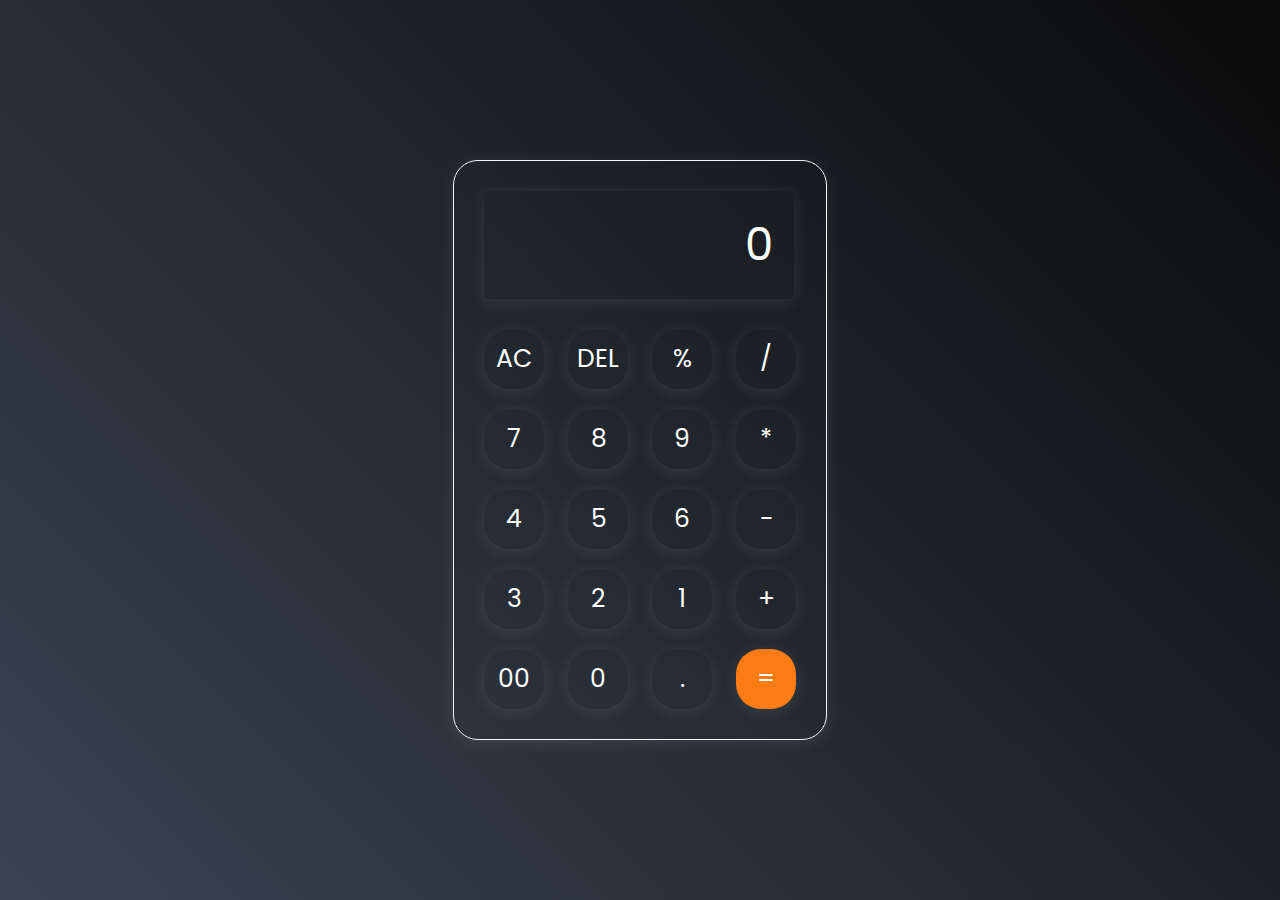
<file: 𝒐𝒊𝒃𝒔𝒊𝒑_𝒕𝒂𝒔𝒌𝒏𝒐1/index.html>
<!DOCTYPE html>
<html lang="en">
<head>
    <meta charset="UTF-8">
    <meta name="viewport" content="width=device-width, initial-scale=1.0">
    <link rel="stylesheet" href="style.css">
    <title>Calculator</title>
</head>
<body>
    <div class="cal">
        <input type="text" placeholder="0" id="inputBox">
        <div>
            <button>AC</button>
            <button>DEL</button>
            <button>%</button>
            <button>/</button>
        </div>
        <div>
            <button>7</button>
            <button>8</button>
            <button>9</button>
            <button>*</button>
        </div>
        <div>
            <button>4</button>
            <button>5</button>
            <button>6</button>
            <button>-</button>
        </div>
        <div>
            <button>3</button>
            <button>2</button>
            <button>1</button>
            <button>+</button>
        </div>
        <div>
            <button>00</button>
            <button>0</button>
            <button>.</button>
            <button id="eq">=</button>
        </div>
    </div>
    <script src="index.js"></script>
</body>
</html>
</file>
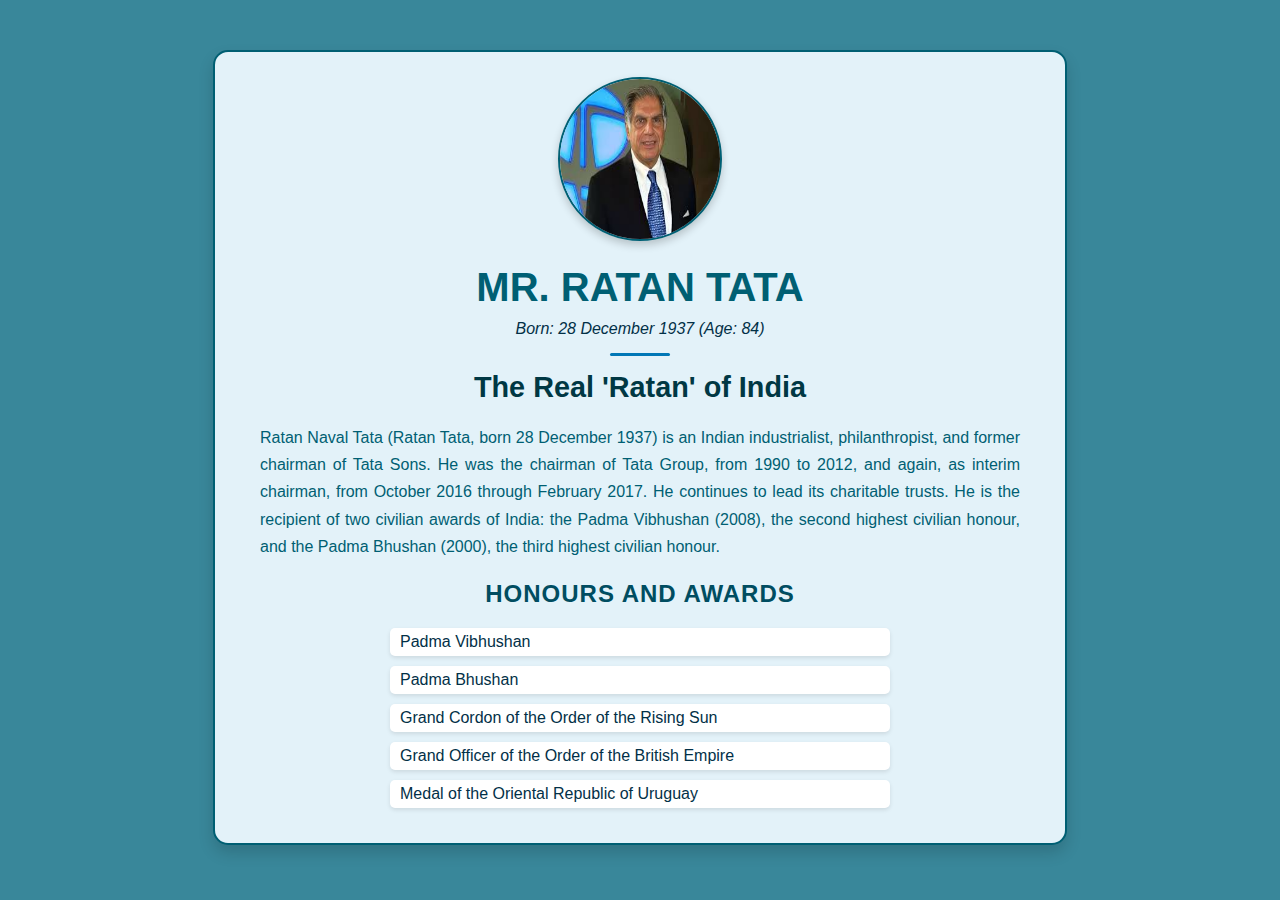
<file: 𝒐𝒊𝒃𝒔𝒊𝒑_𝒕𝒂𝒔𝒌𝒏𝒐2/index.html>
<!DOCTYPE html>
<html lang="en">
<head>
    <meta charset="UTF-8">
    <meta name="viewport" content="width=device-width, initial-scale=1.0">
    <title>Tribute Page</title>
    <link rel="stylesheet" href="style.css">
</head>
<body>
    <div class="tribute-container">
        <img src="img.jpeg" alt="Ratan Tata" class="tribute-image">
        <h1 class="title">MR. RATAN TATA</h1>
        <p class="dob">Born: 28 December 1937 (Age: 84)</p>
        <div class="divider"></div>
        <h2 class="subtitle">The Real 'Ratan' of India</h2>
        <p class="description">
            Ratan Naval Tata (Ratan Tata, born 28 December 1937) is an Indian industrialist, philanthropist, 
            and former chairman of Tata Sons. He was the chairman of Tata Group, from 1990 to 2012, 
            and again, as interim chairman, from October 2016 through February 2017. He continues to lead its charitable trusts. 
            He is the recipient of two civilian awards of India: the Padma Vibhushan (2008), the second highest civilian honour, 
            and the Padma Bhushan (2000), the third highest civilian honour.
        </p>
        <h3 class="honors-title">Honours and Awards</h3>
        <ul class="honors-list">
            <li>Padma Vibhushan</li>
            <li>Padma Bhushan</li>
            <li>Grand Cordon of the Order of the Rising Sun</li>
            <li>Grand Officer of the Order of the British Empire</li>
            <li>Medal of the Oriental Republic of Uruguay</li>
        </ul>
    </div>
</body>
</html>
</file>
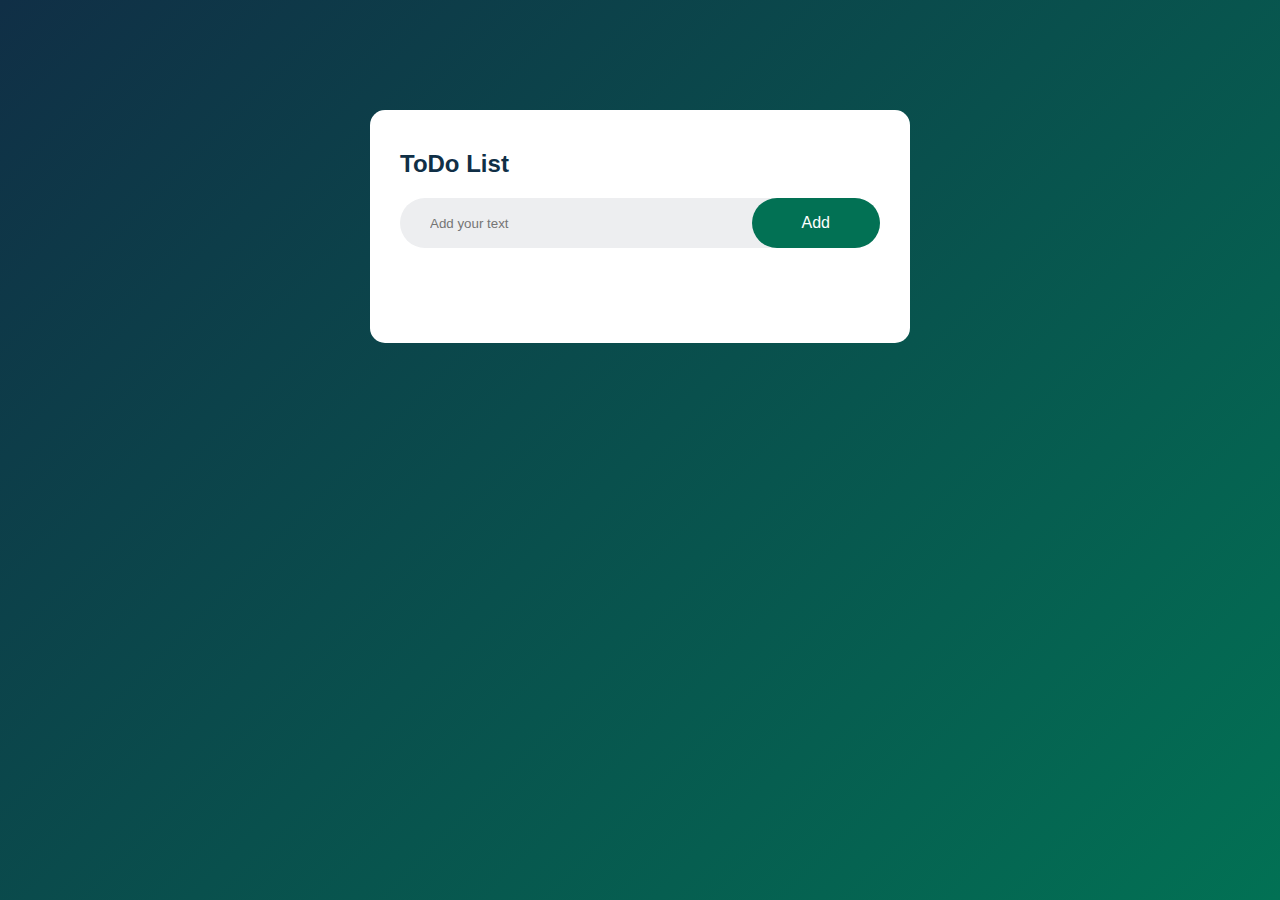
<file: 𝒐𝒊𝒃𝒔𝒊𝒑_𝒕𝒂𝒔𝒌𝒏𝒐3/index.html>
<!DOCTYPE html>
<html lang="en">
<head>
    <meta charset="UTF-8">
    <meta name="viewport" content="width=device-width, initial-scale=1.0">
    <link rel="stylesheet" href="style.css">
    <title>ToDo</title>
</head>
<body>
    <div class="cont">
        <div class="todo-app">
            <h2>ToDo List</h2>
            <div class="row">
                <input type="text" id="input-box" placeholder="Add your text">
                <button onclick="AddTask()">Add</button>
            </div>
            <ul id="list-cont">

            </ul>
        </div>
    </div>
<script src="script.js"></script>
</body>
</html>
</file>
<file: 𝒐𝒊𝒃𝒔𝒊𝒑_𝒕𝒂𝒔𝒌𝒏𝒐1/style.css>
@import url('https://fonts.googleapis.com/css2?family=Poppins:wght@500&display=swap');

*{
    margin : 0;
    padding : 0;
    box-sizing: border-box;
    font-family: "Poppins", sans-serif
}

body{
    width:100vw;
    height:100vh;
    display: flex;
    justify-content: center;
    align-items: center;
    background: linear-gradient(45deg,#3a4452,#0a0a0a);
}

.cal{
    border: 1px solid whitesmoke;
    border-radius: 25px;
    background: transparent;
    box-shadow: 0px 3px 15px rgba(245, 245, 245, 0.1);
    padding: 20px;
}

input{
    width: 310px;
    border: none;
    border-radius: 5px;
    padding: 20px;
    margin: 10px 10px 20px;
    background: transparent;
    box-shadow: 0px 3px 15px rgba(245, 245, 245, 0.1);
    font-size: 45px;
    text-align: right;
    cursor: pointer;
    color: white;
}

input::placeholder{
    color: white;

}

button{
    border: none;
    width: 60px;
    height: 60px;
    margin: 10px;
    border-radius: 25px;
    background: transparent;
    box-shadow: 0px 3px 15px rgba(245, 245, 245, 0.1);
    font-size: 25px;
    color: white;
    cursor: pointer;
}

#eq{
    background-color: #fb7c14;
}
</file>
<file: 𝒐𝒊𝒃𝒔𝒊𝒑_𝒕𝒂𝒔𝒌𝒏𝒐2/style.css>
body {
    font-family: 'Arial', sans-serif;
    margin: 0;
    padding: 0;
    background-color: #39879a;
}

.tribute-container {
    max-width: 800px;
    margin: 50px auto;
    background-color: #e3f2f9;
    padding: 25px;
    border-radius: 15px;
    box-shadow: 0 8px 15px rgba(0, 0, 0, 0.15);
    text-align: center;
    border: 2px solid #005f73;
}

.tribute-image {
    width: 160px;
    height: 160px;
    border-radius: 50%;
    border: 2px solid #005f73;
    box-shadow: 0 4px 8px rgba(0, 0, 0, 0.2);
}

.title {
    font-size: 2.5rem;
    margin: 20px 0 10px;
    color: #005f73;
    font-weight: bold;
}

.dob {
    font-size: 1rem;
    margin: 5px 0;
    color: #023047;
    font-style: italic;
}

.divider {
    width: 60px;
    height: 3px;
    background-color: #0077b6;
    margin: 15px auto;
    border-radius: 10px;
}

.subtitle {
    font-size: 1.8rem;
    margin: 15px 0;
    color: #003844;
    font-weight: bold;
}

.description {
    font-size: 1rem;
    line-height: 1.7;
    color: #005f73;
    text-align: justify;
    margin: 20px 0;
    padding: 0 20px;
}

.honors-title {
    font-size: 1.5rem;
    margin: 20px 0;
    color: #004d61;
    font-weight: bold;
    text-transform: uppercase;
    letter-spacing: 1px;
}

.honors-list {
    list-style-type: none;
    padding: 0;
    text-align: left;
    max-width: 500px;
    margin: 0 auto;
    color: #023047;
}

.honors-list li {
    margin: 10px 0;
    padding: 5px 10px;
    background-color: #ffffff;
    border-radius: 5px;
    box-shadow: 0 2px 4px rgba(0, 0, 0, 0.1);
    transition: transform 0.3s ease, box-shadow 0.3s ease;
}

.honors-list li:hover {
    transform: translateY(-5px);
    box-shadow: 0 4px 8px rgba(0, 0, 0, 0.15);
}
</file>
<file: 𝒐𝒊𝒃𝒔𝒊𝒑_𝒕𝒂𝒔𝒌𝒏𝒐3/style.css>
*{
    margin: 0;
    padding: 0;
    font-family: 'Poppins',sans-serif;
    box-sizing: border-box;
}

.cont{
    width: 100%;
    min-height: 100vh;
    padding: 10px;
    background: linear-gradient(135deg,#102f46,#027154);

}

.todo-app{
    width: 100%;
    max-width: 540px;
    background: #fff;
    margin: 100px auto 20px;
    padding: 40px 30px 70px;
    border-radius: 15px;   
}

.todo-app h2{
    color: #102f46;
    display: flex;
    align-items: center;
    margin-bottom: 20px;

}

.row{
    display: flex;
    align-items: center;
    justify-content: space-between;
    background: #edeef0;
    border-radius: 30px;
    padding-left: 20px;
    margin-bottom: 25px;
}

input{
    flex: 1;
    border: none;
    outline: none;
    background: transparent;
    padding: 10px;
    font-weight: 14px;
}

button{
    border: none;
    outline: none;
    padding: 16px 50px;
    background: #027154;
    color: #fff;
    font-size: 16px;
    cursor: pointer;
    border-radius: 30px;
}

ul li{
    list-style: none;
    font-size: 17px;
    padding: 12px 8px 12px 50px;
    user-select: none;
    cursor: pointer;
    position: relative;
}

ul li::before {
    content: "";
    position: absolute;
    height: 28px;
    width: 28px;
    border-radius: 50%;
    background-image: url(https://flyclipart.com/thumb2/checkbox-unchecked-icon-616494.png);
    background-size: cover;
    background-position: center;
    top: 7px;
    left: 8px;
}

ul li.checked {
    color: #555;
    text-decoration: line-through;
}
  
ul li.checked::before {
    background-image: url(https://cdn.icon-icons.com/icons2/2645/PNG/512/check_square_icon_160269.png);
}
  
ul li span {
    position: absolute;
    right: 0;
    top: 5px;
    width: 40px;
    height: 40px;
    font-size: 22px;
    color: #555;
    line-height: 40px;
    text-align: center;
}

ul li span:hover {
    background: #edeef0;
    border-radius: 40%;
}
</file>
